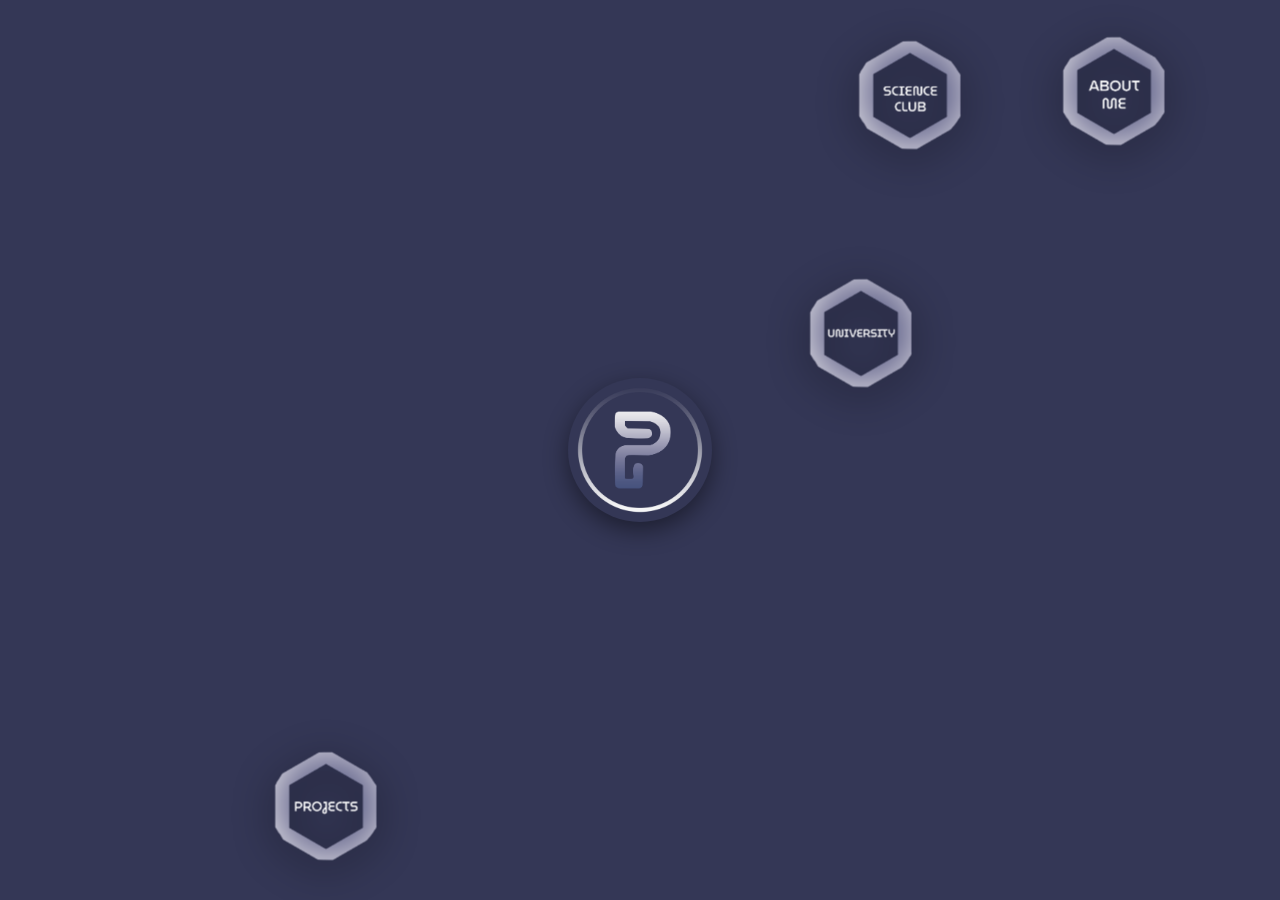
<file: index.html>
<!doctype html>
<html lang="pl">
<head>
  <meta charset="utf-8" />
  <meta name="viewport" content="width=device-width,initial-scale=1" />
  <title>WOJCIECHPOJASEK</title>
  <link rel="stylesheet" href="main.css">
<link rel="icon" type="image/png" href="favicon/favicon-96x96.png" sizes="96x96" />
<link rel="icon" type="image/svg+xml" href="favicon/favicon.svg" />
<link rel="shortcut icon" href="favicon/favicon.ico" />
<link rel="apple-touch-icon" sizes="180x180" href="favicon/apple-touch-icon.png" />
<meta name="apple-mobile-web-app-title" content="PojasekW" />
<link rel="manifest" href="favicon/site.webmanifest" />

</head>
<body>
  <main class="stage" id="stage">
    <img src="logo2.png" alt="logo" class="logo" id="logo">

    <a href="aboutme.html"      class="hex-link" aria-label="About me"><img src="hexaboutme.png"      alt="about"      class="hex-img"></a>
    <a href="projects.html"     class="hex-link" aria-label="Projects"><img src="hexprojects.png"     alt="projects"   class="hex-img"></a>
    <a href="scienceclub.html"  class="hex-link" aria-label="Science club"><img src="hexscienceclub.png"  alt="science club" class="hex-img"></a>
    <a href="university.html"   class="hex-link" aria-label="University"><img src="hexuniversity.png"   alt="university"  class="hex-img"></a>
  </main>

  <script>
  (function () {
    const stage = document.getElementById('stage');
    const logo = document.getElementById('logo');
    const links = Array.from(document.querySelectorAll('.hex-link'));
    const GAP_FROM_LOGO = 16;      // px gap between logo and hex
    const GAP_BETWEEN_HEX = 12;    // px gap between hexes
    const MAX_ATTEMPTS = 250;

    function imagesReady() {
      const imgs = Array.from(document.images);
      return Promise.all(imgs.map(img => img.complete ? Promise.resolve() : new Promise(r => { img.onload = img.onerror = r; })));
    }

    function getCenter(rect) {
      return { x: rect.left + rect.width / 2, y: rect.top + rect.height / 2 };
    }

    function placeHexes() {
      const stageRect = stage.getBoundingClientRect();
      const cx = stageRect.left + stageRect.width / 2;
      const cy = stageRect.top + stageRect.height / 2;
      const logoRect = logo.getBoundingClientRect();
      const logoRadius = Math.max(logoRect.width, logoRect.height) / 2;

      const placed = [];

      links.forEach(link => {
        const img = link.querySelector('img');
        const imgRect = img.getBoundingClientRect();
        // determine radius for collision checks
        const hexRadius = Math.max(imgRect.width, imgRect.height) / 2 || 36;

        let px, py, attempts = 0, ok = false;

        while (attempts < MAX_ATTEMPTS && !ok) {
          attempts++;
          // random position inside stage (with small padding)
          const padding = Math.max(12, hexRadius + 6);
          const minX = stageRect.left + padding;
          const maxX = stageRect.right - padding;
          const minY = stageRect.top + padding;
          const maxY = stageRect.bottom - padding;

          px = Math.floor(Math.random() * (maxX - minX)) + minX;
          py = Math.floor(Math.random() * (maxY - minY)) + minY;

          // distance from logo center
          const dx = px - cx;
          const dy = py - cy;
          const dist = Math.hypot(dx, dy);

          if (dist < logoRadius + hexRadius + GAP_FROM_LOGO) {
            // too close to logo -> reject
            continue;
          }

          // ensure not placed substantially below logo (optional: keep most hexes above/beside)
          // (this line can be removed if you want fully random)
          if (py > cy + logoRect.height * 0.6) {
            // allow some, but avoid placing directly under logo most of the time
            if (Math.random() > 0.35) continue;
          }

          // check overlap with other placed hexes
          let overlap = false;
          for (const p of placed) {
            const d = Math.hypot(px - p.x, py - p.y);
            if (d < (hexRadius + p.radius + GAP_BETWEEN_HEX)) {
              overlap = true;
              break;
            }
          }
          if (overlap) continue;

          ok = true;
        }

        // fallback: if failed to find non-overlapping spot, place on a circle around logo
        if (!ok) {
          const angle = Math.random() * Math.PI * 2;
          const fallbackR = logoRadius + hexRadius + GAP_FROM_LOGO + 24;
          px = cx + Math.cos(angle) * fallbackR;
          py = cy + Math.sin(angle) * fallbackR;
          // clamp inside stage
          px = Math.max(stageRect.left + hexRadius + 8, Math.min(stageRect.right - hexRadius - 8, px));
          py = Math.max(stageRect.top + hexRadius + 8, Math.min(stageRect.bottom - hexRadius - 8, py));
        }

        // convert to percentages relative to stage (keeps layout responsive on resize)
        const leftPct = ((px - stageRect.left) / stageRect.width) * 100;
        const topPct  = ((py - stageRect.top) / stageRect.height) * 100;

        link.style.left = leftPct + '%';
        link.style.top  = topPct  + '%';

        // store placed center (in px, page coordinates) and radius for future collision checks
        placed.push({ x: px, y: py, radius: hexRadius });
      });
    }

    // debounce resize
    let resizeTimer;
    function onResize() {
      clearTimeout(resizeTimer);
      resizeTimer = setTimeout(placeHexes, 80);
    }

    imagesReady().then(() => {
      placeHexes();
      window.addEventListener('resize', onResize);
      // randomize again on each load (if user refreshes) - already done by placeHexes on load
    });
  })();
  </script>

<script>
document.addEventListener("DOMContentLoaded", () => {
    const slides = document.querySelectorAll('.slideshow img');
    let slideIndex = 0;

    function showSlides() {
        slides.forEach(img => img.classList.remove('active'));
        slideIndex = (slideIndex + 1) % slides.length;
        slides[slideIndex].classList.add('active');
    }

    if (slides.length > 0) {
        slides[0].classList.add('active'); // pokaż pierwsze zdjęcie od razu
        setInterval(showSlides, 3500); // płynne przejścia co 3.5 s
    }
});
</script>




</body>

</html>
</file>
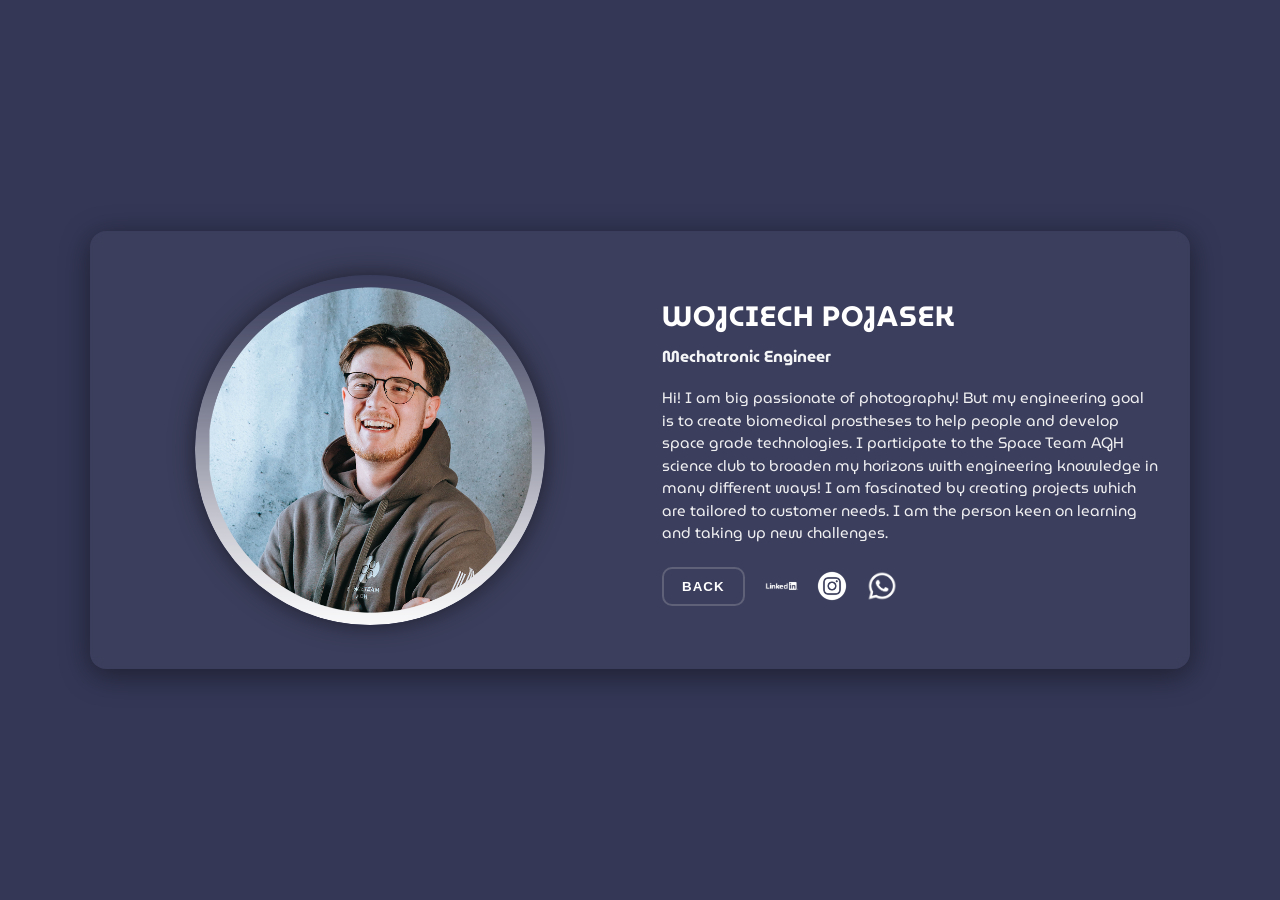
<file: aboutme.html>
<!doctype html>
<html lang="pl">
<head>
  <meta charset="utf-8" />
  <meta name="viewport" content="width=device-width,initial-scale=1" />
  <title>ABOUT ME</title>
  <link rel="stylesheet" href="main3.css">
  <link href="https://fonts.googleapis.com/css2?family=MuseoModerno:wght@400;700&display=swap" rel="stylesheet">
  <link rel="icon" type="image/png" href="favicon/favicon-96x96.png" sizes="96x96" />
<link rel="icon" type="image/svg+xml" href="favicon/favicon.svg" />
<link rel="shortcut icon" href="favicon/favicon.ico" />
<link rel="apple-touch-icon" sizes="180x180" href="favicon/apple-touch-icon.png" />
<meta name="apple-mobile-web-app-title" content="PojasekW" />
<link rel="manifest" href="favicon/site.webmanifest" />
</head>
<body>
  <main class="container">
    <section class="card">
      <figure class="photo">
        <img src="me.png" alt="Wojciech Pojasek" />
      </figure>
      <article class="about">
        <h1 class="name">WOJCIECH POJASEK</h1>
        <h2 class="title">Mechatronic Engineer</h2>
        <p class="bio">
          Hi! I am big passionate of photography! But my engineering goal is to create biomedical prostheses to help people and develop space grade technologies. I participate to the Space Team AGH science club to broaden my horizons with engineering knowledge in many different ways! I am fascinated by creating projects which are tailored to customer needs. I am the person keen on learning and taking up new challenges.
        </p>
        <div class="actions">
          <button id="backBtn" class="btn">BACK</button>

          <div class="socials">
            <a href="https://www.linkedin.com/in/wojciech-pojasek-997256349/" target="_blank" class="icon-link">
              <img src="PROJECTS/linkedinlogo.png" alt="LinkedIn" class="icon">
            </a>
            <a href="https://www.instagram.com/_pojasek_/" target="_blank" class="icon-link">
              <img src="instagramlogo2.png" alt="Instagram" class="icon">
            </a>
            <a href="https://api.whatsapp.com/send?phone=48609966883" target="_blank" class="icon-link">
                <img src="whatsapplogo.png" alt="Website" class="icon">
             </a>
          </div>
        </div>
      </article>
    </section>
  </main>

  <script>
    const backBtn = document.getElementById('backBtn');
    backBtn.addEventListener('click', () => {
      if (history.length > 1) history.back();
      else window.location.href = '#';
    });
  </script>
</body>
</html>
</file>
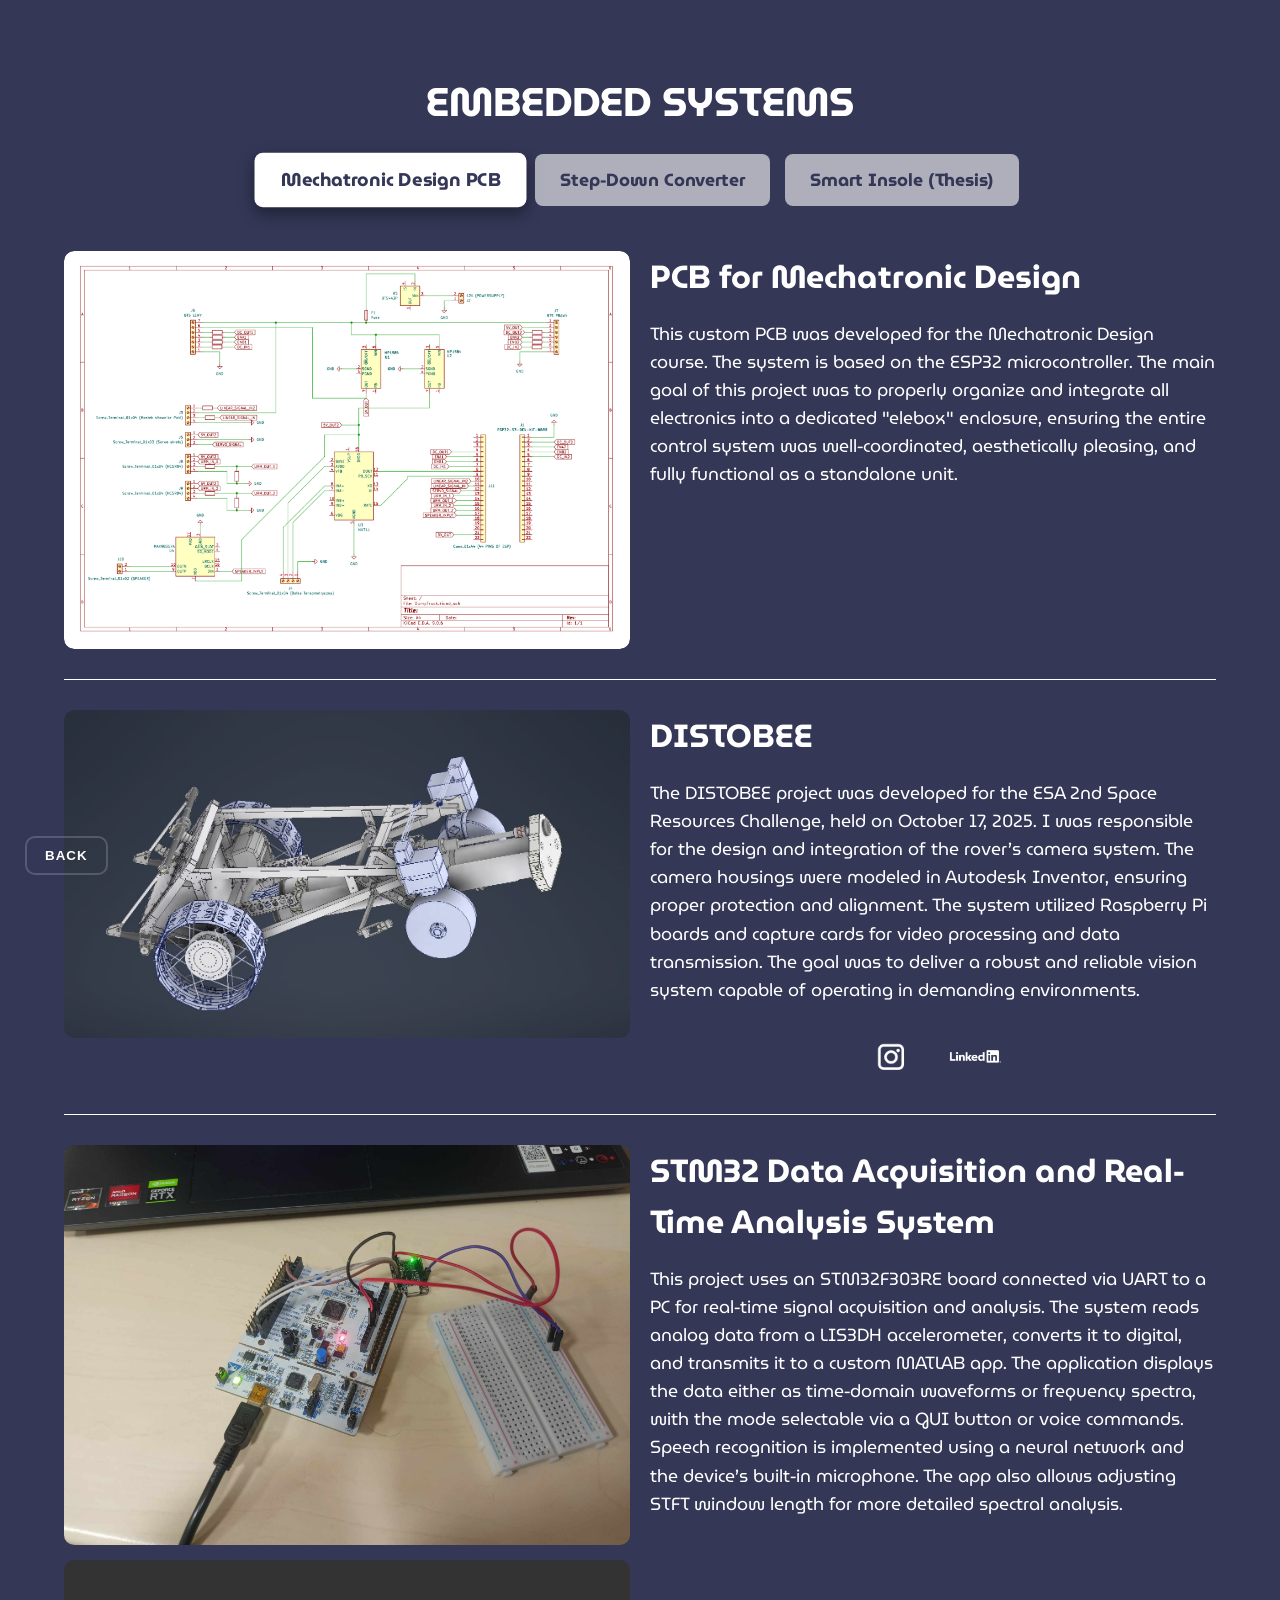
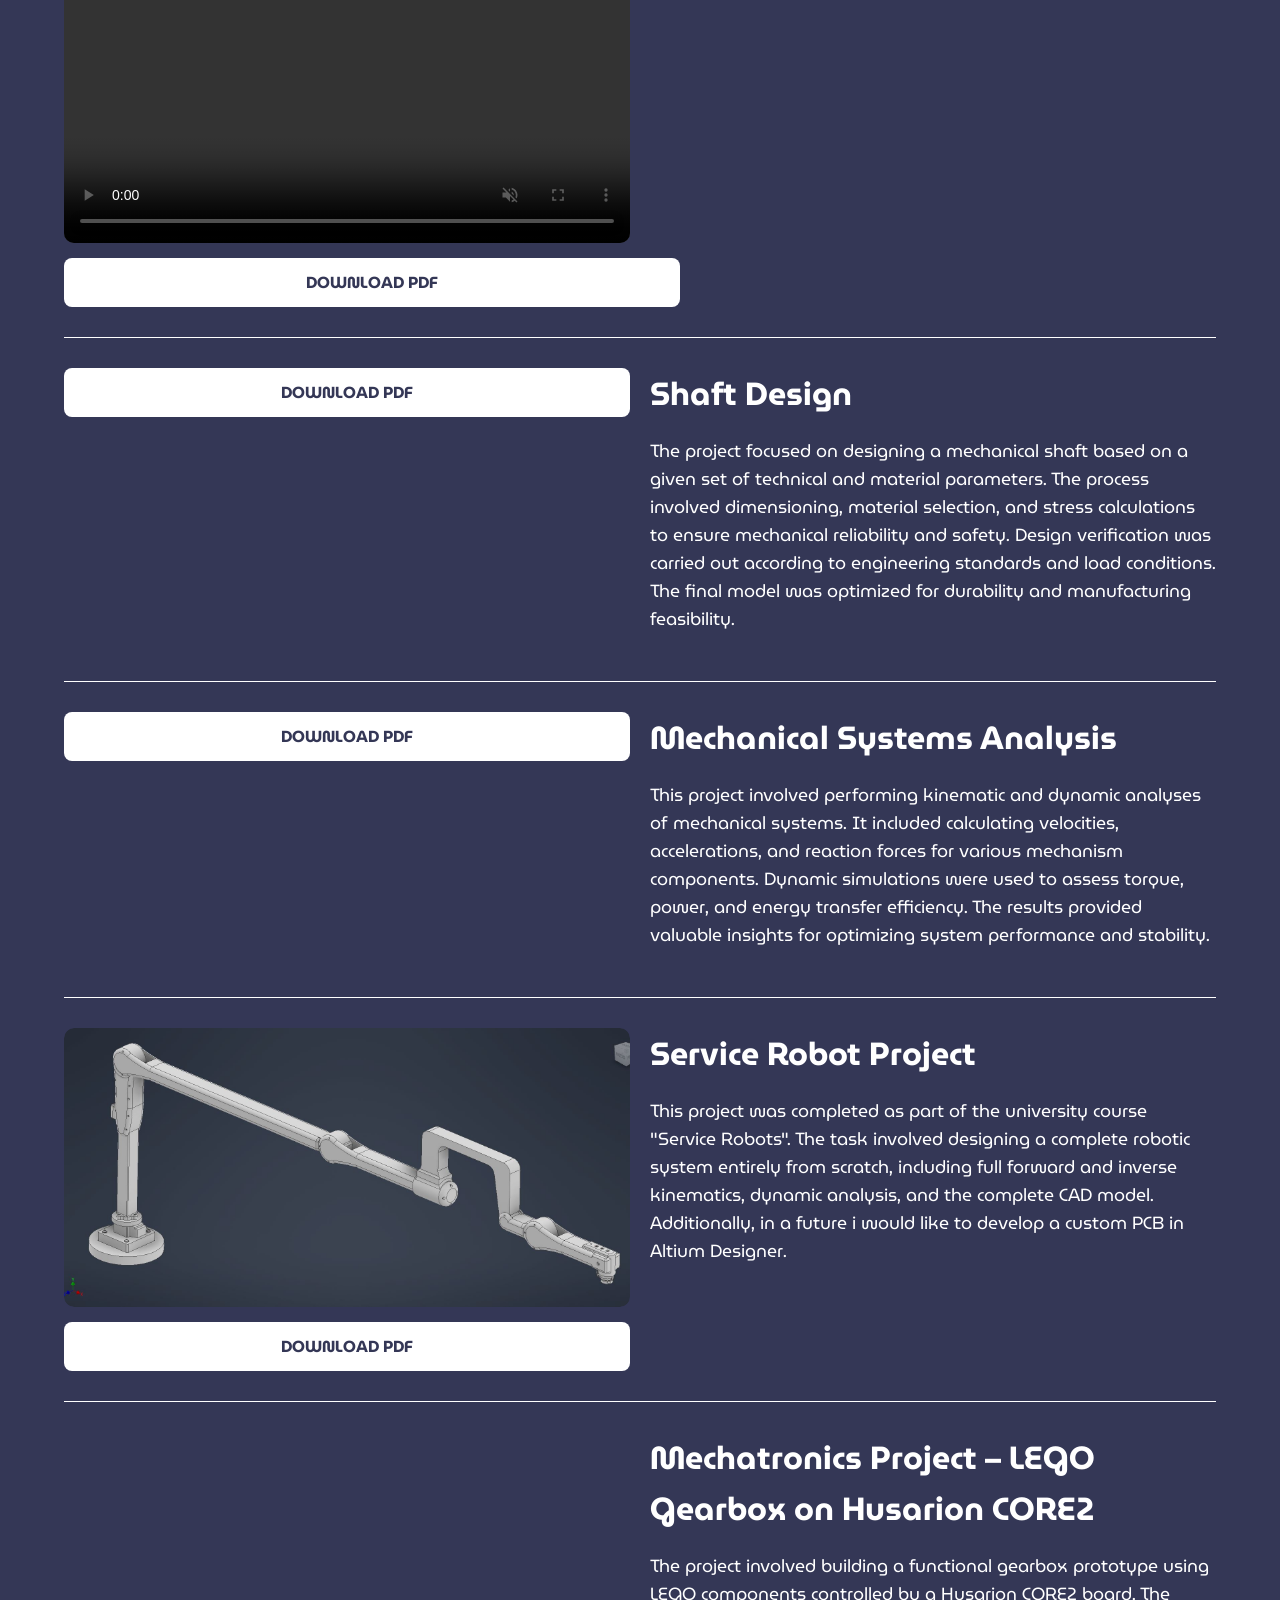
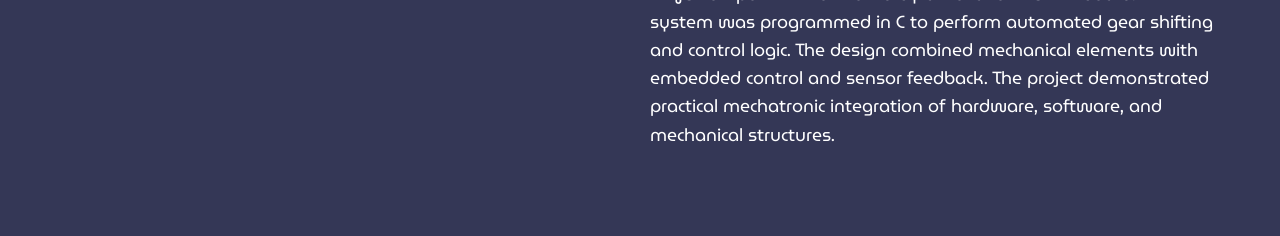
<file: projects.html>
<!DOCTYPE html>
<html lang="en">
<head>
    <meta charset="UTF-8">
    <title>MY PROJECTS</title>
    <link rel="stylesheet" href="main2.css">
    <link href="https://fonts.googleapis.com/css2?family=MuseoModerno&display=swap" rel="stylesheet">
    <link rel="icon" type="image/png" href="favicon/favicon-96x96.png" sizes="96x96" />
    <link rel="icon" type="image/svg+xml" href="favicon/favicon.svg" />
    <link rel="shortcut icon" href="favicon/favicon.ico" />
    <link rel="apple-touch-icon" sizes="180x180" href="favicon/apple-touch-icon.png" />
    <meta name="apple-mobile-web-app-title" content="PojasekW" />
    <link rel="manifest" href="favicon/site.webmanifest" />
</head>
<body>
    <div class="project-container">

        <div class="project" style="flex-direction: column;">
            
            <div style="text-align: center; margin-bottom: 25px; width: 100%;">
                <h2 style="font-size: 2.5em; margin-top: 0; margin-bottom: 20px;">EMBEDDED SYSTEMS</h2>
                <div class="embedded-tabs">
                    <button class="tab-btn active" onclick="showEmbedded(1)">Mechatronic Design PCB</button>
                    <button class="tab-btn" onclick="showEmbedded(2)">Step-Down Converter</button>
                    <button class="tab-btn" onclick="showEmbedded(3)">Smart Insole (Thesis)</button>
                </div>
            </div>

            <div class="embedded-content" id="emb-1" style="display: flex;">
                <div class="media">
                    <div class="slideshow">
                        <img src="PROJECTS/schemDT.png" alt="Schematic">
                        <img src="PROJECTS/footrpintDT.png" alt="Footprints">
                        <img src="PROJECTS/3DDT.png" alt="3D Model">
                    </div>
                </div>
                <div class="description">
                    <h2>PCB for Mechatronic Design</h2>
                    <p>This custom PCB was developed for the Mechatronic Design course. The system is based on the ESP32 microcontroller. The main goal of this project was to properly organize and integrate all electronics into a dedicated "elebox" enclosure, ensuring the entire control system was well-coordinated, aesthetically pleasing, and fully functional as a standalone unit.</p>
                </div>
            </div>

            <div class="embedded-content" id="emb-2" style="display: none;">
                <div class="media">
                    <div class="slideshow">
                        <img src="PROJECTS/schemvolt.png" alt="Schematic">
                        <img src="PROJECTS/footprint.png" alt="Footprints">
                        <img src="PROJECTS/3Dvolt.png" alt="3D Model">
                    </div>
                </div>
                <div class="description">
                    <h2>Step-Down Converter</h2>
                    <p>This step-down converter was designed specifically for scientific and research applications. The design focuses on maximizing power conversion efficiency while minimizing thermal losses and electromagnetic interference (EMI). Careful component selection and optimized PCB routing allow for stable voltage regulation under varying load conditions, providing reliable and clean power delivery necessary for sensitive laboratory measurement equipment.</p>
                </div>
            </div>

            <div class="embedded-content" id="emb-3" style="display: none;">
                <div class="media stay-tuned-box">
                    <h2>STAY TUNED</h2>
                </div>
                <div class="description">
                    <h2>Engineering Thesis: Smart Insole</h2>
                    <p>My upcoming engineering thesis focuses on the development of an intelligent insole for running shoes. The project aims to integrate a matrix of sensors to analyze foot strike patterns, biomechanics, and dynamic pressure distribution in real-time. The system will bridge the gap between embedded hardware and biomechanical data processing. Currently in the research and design phase.</p>
                </div>
            </div>

        </div>

        <div class="project">
            <div class="media">
                <div class="slideshow">
                    <img src="PROJECTS/distobee1.JPG" alt="DISTOBEE 1">
                    <img src="PROJECTS/distobee2.JPG" alt="DISTOBEE 2">
                    <img src="PROJECTS/distobee3.JPG" alt="DISTOBEE 3">
                    <img src="PROJECTS/distobee4.JPG" alt="DISTOBEE 4">
                    <img src="PROJECTS/distobee5.JPG" alt="DISTOBEE 5">
                    <img src="PROJECTS/distobee6.JPG" alt="DISTOBEE 6">
                </div>
            </div>
            <div class="description">
                <h2>DISTOBEE</h2>
                <p>The DISTOBEE project was developed for the ESA 2nd Space Resources Challenge, held on October 17, 2025. I was responsible for the design and integration of the rover’s camera system. The camera housings were modeled in Autodesk Inventor, ensuring proper protection and alignment. The system utilized Raspberry Pi boards and capture cards for video processing and data transmission. The goal was to deliver a robust and reliable vision system capable of operating in demanding environments.</p>
                <div class="social-icons">
                    <a href="https://www.instagram.com/distobee/" target="_blank">
                        <img src="PROJECTS/instagramlogo.png" alt="Instagram">
                    </a>
                    <a href="https://www.linkedin.com/company/distobee/" target="_blank">
                        <img src="PROJECTS/linkedinlogo.png" alt="LinkedIn">
                    </a>
                </div>
            </div>
        </div>

        <div class="project">
            <div class="media">
                <img src="PROJECTS/stm1.jpg" alt="STM32 Project">
                <video src="PROJECTS/stm2.mp4" controls muted></video>
                <a class="pdf-button" href="PROJECTS/stm3.pdf" download>DOWNLOAD PDF</a>
            </div>
            <div class="description">
                <h2>STM32 Data Acquisition and Real-Time Analysis System</h2>
                <p>This project uses an STM32F303RE board connected via UART to a PC for real-time signal acquisition and analysis. The system reads analog data from a LIS3DH accelerometer, converts it to digital, and transmits it to a custom MATLAB app. The application displays the data either as time-domain waveforms or frequency spectra, with the mode selectable via a GUI button or voice commands. Speech recognition is implemented using a neural network and the device’s built-in microphone. The app also allows adjusting STFT window length for more detailed spectral analysis.</p>
            </div>
        </div>

        <div class="project">
            <div class="media">
                <a class="pdf-button" href="PROJECTS/pdf2.pdf" download>DOWNLOAD PDF</a>
            </div>
            <div class="description">
                <h2>Shaft Design</h2>
                <p>The project focused on designing a mechanical shaft based on a given set of technical and material parameters. The process involved dimensioning, material selection, and stress calculations to ensure mechanical reliability and safety. Design verification was carried out according to engineering standards and load conditions. The final model was optimized for durability and manufacturing feasibility.</p>
            </div>
        </div>

        <div class="project">
            <div class="media">
                <a class="pdf-button" href="PROJECTS/pdf1.pdf" download>DOWNLOAD PDF</a>
            </div>
            <div class="description">
                <h2>Mechanical Systems Analysis</h2>
                <p>This project involved performing kinematic and dynamic analyses of mechanical systems. It included calculating velocities, accelerations, and reaction forces for various mechanism components. Dynamic simulations were used to assess torque, power, and energy transfer efficiency. The results provided valuable insights for optimizing system performance and stability.</p>
            </div>
        </div>

        <div class="project">
            <div class="media">
                <div class="slideshow">
                    <img src="PROJECTS/robot1.JPG" alt="Service Robot 1">
                    <img src="PROJECTS/robot2.JPG" alt="Service Robot 2">
                 </div>
                 <a class="pdf-button" onclick="alert('The report is still in progress, because this is a subject from actual semester.')">DOWNLOAD PDF</a>
            </div>
            <div class="description">
                <h2>Service Robot Project</h2>
                <p>
                    This project was completed as part of the university course "Service Robots". 
                    The task involved designing a complete robotic system entirely from scratch, including 
                    full forward and inverse kinematics, dynamic analysis, and the complete CAD model. 
                    Additionally, in a future i would like to develop a custom PCB in Altium Designer. 
                </p>
            </div>
        </div>

        <div class="project" style="border-bottom: none;">
            <div class="media">
                <video src="PROJECTS/mechproject.mp4" autoplay muted loop></video>
            </div>
            <div class="description">
                <h2>Mechatronics Project – LEGO Gearbox on Husarion CORE2</h2>
                <p>The project involved building a functional gearbox prototype using LEGO components controlled by a Husarion CORE2 board. The system was programmed in C to perform automated gear shifting and control logic. The design combined mechanical elements with embedded control and sensor feedback. The project demonstrated practical mechatronic integration of hardware, software, and mechanical structures.</p>
            </div>
        </div>

    </div>

    <button id="backBtn" class="btn" onclick="history.back()">BACK</button>

    <script>
        // Skrypt do niezależnych sliderów Z MANUALNYM PRZEŁĄCZANIEM
        document.addEventListener('DOMContentLoaded', () => {
            const containers = document.querySelectorAll('.slideshow');

            containers.forEach(container => {
                const imgs = Array.from(container.querySelectorAll('img'));
                if (imgs.length <= 1) {
                    if (imgs.length === 1) imgs[0].style.display = 'block';
                    return; // Jeśli jest tylko 1 zdjęcie lub brak, nie dodajemy strzałek i logiki
                }

                let i = 0;
                let interval;

                // Dynamiczne tworzenie strzałek
                const prevBtn = document.createElement('div');
                prevBtn.className = 'slide-nav prev';
                prevBtn.innerHTML = '&#10094;';

                const nextBtn = document.createElement('div');
                nextBtn.className = 'slide-nav next';
                nextBtn.innerHTML = '&#10095;';

                container.appendChild(prevBtn);
                container.appendChild(nextBtn);

                // Inicjalizacja pierwszego zdjęcia
                imgs.forEach((img, idx) => img.style.display = idx === 0 ? 'block' : 'none');

                // Funkcja zmiany zdjęcia
                function switchSlide(nextIndex) {
                    imgs[i].style.display = 'none';
                    i = nextIndex;
                    if (i >= imgs.length) i = 0;
                    if (i < 0) i = imgs.length - 1;
                    imgs[i].style.display = 'block';
                }

                // Funkcja startu automatycznego timera
                function startInterval() {
                    interval = setInterval(() => {
                        switchSlide(i + 1);
                    }, 3500); // co 3.5s
                }

                // Resetowanie timera po manualnym kliknięciu
                function resetInterval() {
                    clearInterval(interval);
                    startInterval();
                }

                // Nasłuchiwanie kliknięć
                prevBtn.addEventListener('click', () => {
                    switchSlide(i - 1);
                    resetInterval();
                });

                nextBtn.addEventListener('click', () => {
                    switchSlide(i + 1);
                    resetInterval();
                });

                // Start automatycznego przewijania
                startInterval();
            });
        });

        // Skrypt do zakładek Embedded
        function showEmbedded(tabIndex) {
            document.querySelectorAll('.embedded-content').forEach(content => {
                content.style.display = 'none';
            });
            
            document.querySelectorAll('.tab-btn').forEach(btn => {
                btn.classList.remove('active');
            });
            
            const selectedContent = document.getElementById('emb-' + tabIndex);
            selectedContent.style.display = window.innerWidth > 900 ? 'flex' : 'block';
            document.querySelectorAll('.tab-btn')[tabIndex - 1].classList.add('active');
        }
    </script>
</body>
</html>
</file>
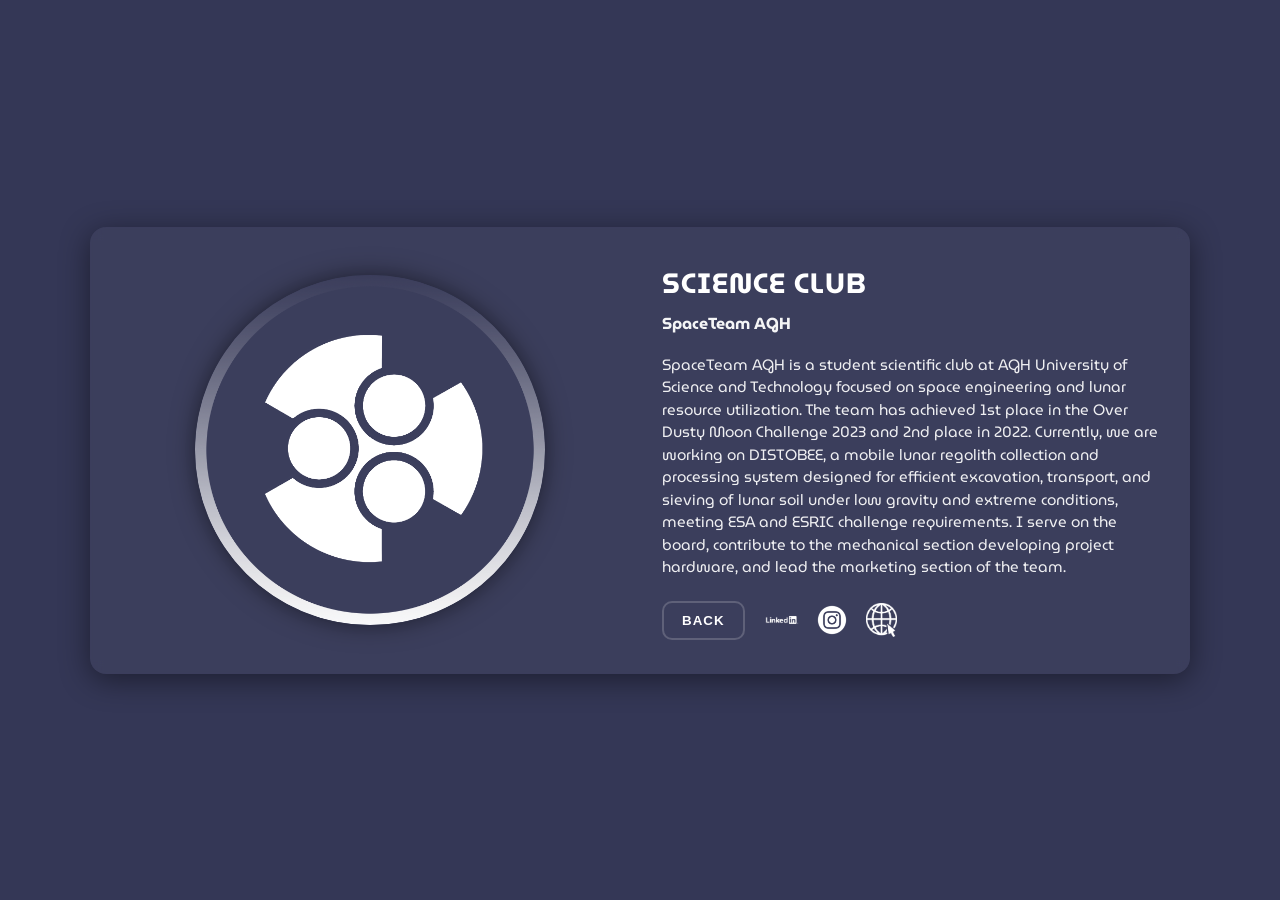
<file: scienceclub.html>
<!doctype html>
<html lang="pl">
<head>
  <meta charset="utf-8" />
  <meta name="viewport" content="width=device-width,initial-scale=1" />
  <title>SCIENCECLUB</title>
  <link rel="stylesheet" href="main3.css">
  <link href="https://fonts.googleapis.com/css2?family=MuseoModerno:wght@400;700&display=swap" rel="stylesheet">
  <link rel="icon" type="image/png" href="favicon/favicon-96x96.png" sizes="96x96" />
<link rel="icon" type="image/svg+xml" href="favicon/favicon.svg" />
<link rel="shortcut icon" href="favicon/favicon.ico" />
<link rel="apple-touch-icon" sizes="180x180" href="favicon/apple-touch-icon.png" />
<meta name="apple-mobile-web-app-title" content="PojasekW" />
<link rel="manifest" href="favicon/site.webmanifest" />
</head>
<body>
  <main class="container">
    <section class="card">
      <figure class="photo">
        <img src="SCIENCECLUB/stlogo.png" alt="Wojciech Pojasek" />
      </figure>
      <article class="about">
        <h1 class="name">SCIENCE CLUB</h1>
        <h2 class="title">SpaceTeam AGH</h2>
        <p class="bio">
          SpaceTeam AGH is a student scientific club at AGH University of Science and Technology focused on space engineering and lunar resource utilization. The team has achieved 1st place in the Over Dusty Moon Challenge 2023 and 2nd place in 2022. Currently, we are working on DISTOBEE, a mobile lunar regolith collection and processing system designed for efficient excavation, transport, and sieving of lunar soil under low gravity and extreme conditions, meeting ESA and ESRIC challenge requirements. I serve on the board, contribute to the mechanical section developing project hardware, and lead the marketing section of the team.
        </p>
        <div class="actions">
          <button id="backBtn" class="btn">BACK</button>

         <div class="socials">
  <a href="https://www.linkedin.com/company/spaceteam-agh/" target="_blank" class="icon-link">
    <img src="PROJECTS/linkedinlogo.png" alt="LinkedIn" class="icon">
  </a>
  <a href="https://www.instagram.com/spaceteam.agh/" target="_blank" class="icon-link">
    <img src="instagramlogo2.png" alt="Instagram" class="icon">
  </a>
  <a href="https://spaceteam.agh.edu.pl/index.html" target="_blank" class="icon-link">
    <img src="websitelogo.png" alt="Website" class="icon">
  </a>
</div>
        </div>
      </article>
    </section>
  </main>

  <script>
    const backBtn = document.getElementById('backBtn');
    backBtn.addEventListener('click', () => {
      if (history.length > 1) history.back();
      else window.location.href = '#';
    });
  </script>
</body>
</html>
</file>
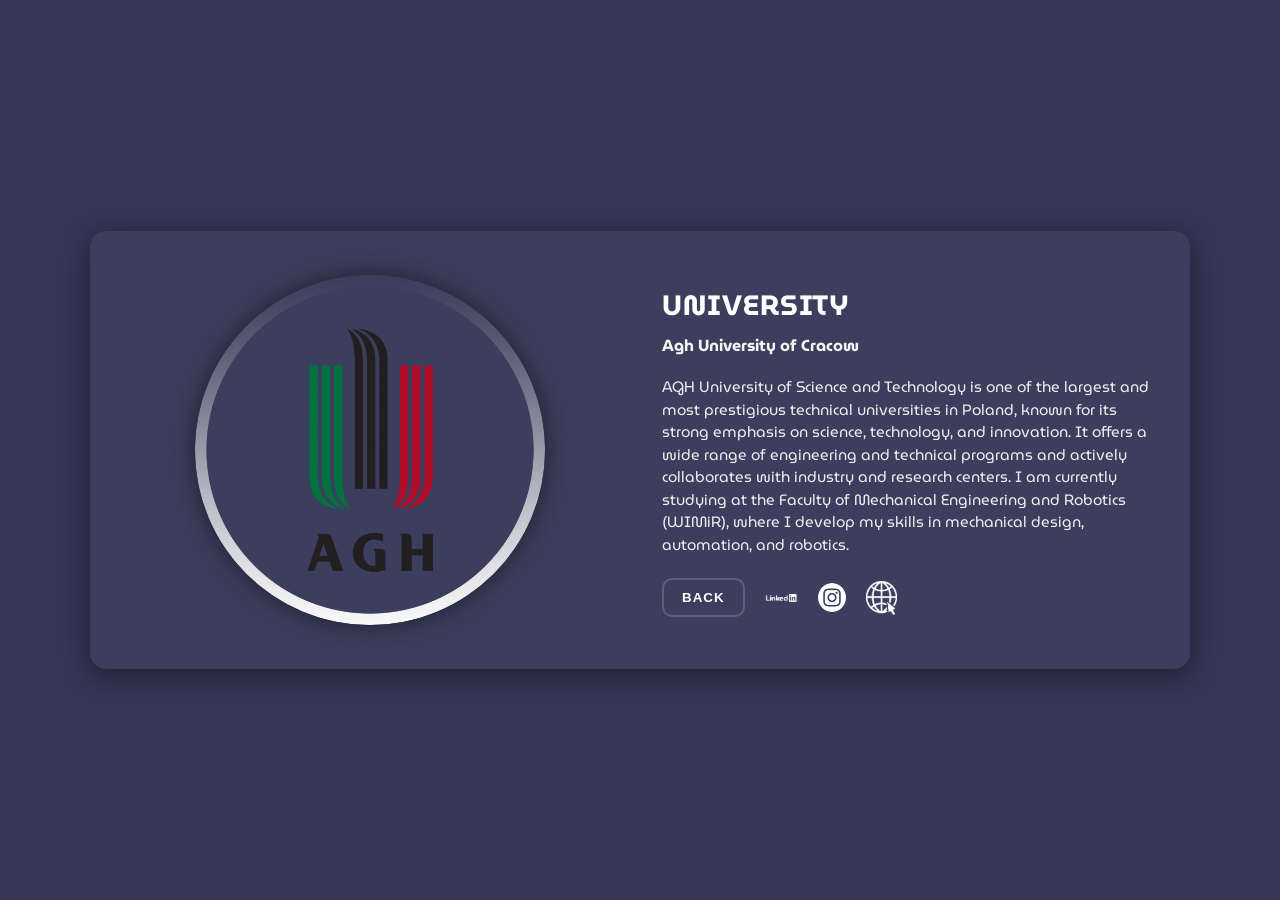
<file: university.html>
<!doctype html>
<html lang="pl">
<head>
  <meta charset="utf-8" />
  <meta name="viewport" content="width=device-width,initial-scale=1" />
  <title>UNIVERSITY</title>
  <link rel="stylesheet" href="main3.css">
  <link href="https://fonts.googleapis.com/css2?family=MuseoModerno:wght@400;700&display=swap" rel="stylesheet">
  <link rel="icon" type="image/png" href="favicon/favicon-96x96.png" sizes="96x96" />
<link rel="icon" type="image/svg+xml" href="favicon/favicon.svg" />
<link rel="shortcut icon" href="favicon/favicon.ico" />
<link rel="apple-touch-icon" sizes="180x180" href="favicon/apple-touch-icon.png" />
<meta name="apple-mobile-web-app-title" content="PojasekW" />
<link rel="manifest" href="favicon/site.webmanifest" />
</head>
<body>
  <main class="container">
    <section class="card">
      <figure class="photo">
        <img src="UNIVERSITY/aghlogo.png" alt="Wojciech Pojasek" />
      </figure>
      <article class="about">
        <h1 class="name">UNIVERSITY</h1>
        <h2 class="title">Agh University of Cracow</h2>
        <p class="bio">
          AGH University of Science and Technology is one of the largest and most prestigious technical universities in Poland, known for its strong emphasis on science, technology, and innovation. It offers a wide range of engineering and technical programs and actively collaborates with industry and research centers. I am currently studying at the Faculty of Mechanical Engineering and Robotics (WIMiR), where I develop my skills in mechanical design, automation, and robotics.
        </p>
        <div class="actions">
          <button id="backBtn" class="btn">BACK</button>

         <div class="socials">
  <a href="https://www.linkedin.com/school/agh-university-of-krakow/posts/?feedView=all" target="_blank" class="icon-link">
    <img src="PROJECTS/linkedinlogo.png" alt="LinkedIn" class="icon">
  </a>
  <a href="https://www.instagram.com/agh.krakow/" target="_blank" class="icon-link">
    <img src="instagramlogo2.png" alt="Instagram" class="icon">
  </a>
  <a href="https://www.agh.edu.pl/" target="_blank" class="icon-link">
    <img src="websitelogo.png" alt="Website" class="icon">
  </a>
</div>
        </div>
      </article>
    </section>
  </main>

  <script>
    const backBtn = document.getElementById('backBtn');
    backBtn.addEventListener('click', () => {
      if (history.length > 1) history.back();
      else window.location.href = '#';
    });
  </script>
</body>
</html>
</file>
<file: main.css>
:root{
  --bg: #343756;
  --logo-min: 90px;
  --logo-max: 270px;
  --hex-size: clamp(70px, 9.3vw, 175px);
  --transition: 260ms;
}

/* reset */
* {
  box-sizing: border-box;
}
html, body {
  height: 100%;
  margin: 0;
  padding: 0;
}

/* background and no scroll */
body {
  background: var(--bg);
  -webkit-font-smoothing: antialiased;
  -moz-osx-font-smoothing: grayscale;
  overflow: hidden;
  font-family: system-ui, -apple-system, "Segoe UI", Roboto, Arial, sans-serif;
}

/* center stage */
.stage {
  height: 100vh;
  width: 100%;
  display: flex;
  align-items: center;
  justify-content: center;
  position: relative;
  overflow: hidden;
}

/* centered logo */
.logo {
  width: clamp(var(--logo-min), 11.25vw, var(--logo-max));
  height: auto;
  border-radius: 50%;
  object-fit: cover;
  -webkit-user-drag: none;
  user-select: none;
  z-index: 30;
  box-shadow: 0 8px 24px rgba(0,0,0,0.45);
  pointer-events: none;
}

/* hex links: positioned absolutely by JS, centered at left/top */
.hex-link {
  position: absolute;
  left: 50%;
  top: 50%;
  transform: translate(-50%, -50%);
  z-index: 20;
  display: block;
  text-decoration: none;
  -webkit-tap-highlight-color: transparent;
}

/* hex images sizing and hover animation */
.hex-img {
  display: block;
  width: var(--hex-size);
  height: auto;
  transition: transform var(--transition) cubic-bezier(.2,.9,.3,1), box-shadow var(--transition);
  transform-origin: 50% 50%;
  will-change: transform;
  cursor: pointer;
  user-select: none;
  filter: drop-shadow(0 8px 20px rgba(0,0,0,0.45));
  animation: floaty 6s ease-in-out infinite;
}

/* hover & focus effects */
.hex-link:hover .hex-img,
.hex-link:focus .hex-img {
  transform: translateY(-6%) scale(1.25);
  filter:
    drop-shadow(0 0 8px rgba(255,255,255,0.25))
    drop-shadow(0 12px 30px rgba(0,0,0,0.55));
  transition-duration: 220ms;
}

/* gentle floating animation (purely decorative) */
@keyframes floaty {
  0%   { transform: translateY(0); }
  50%  { transform: translateY(-6%); }
  100% { transform: translateY(0); }
}

/* slight variation per item */
.hex-link:nth-of-type(1) .hex-img { animation-duration: 6.2s; }
.hex-link:nth-of-type(2) .hex-img { animation-duration: 5.8s; }
.hex-link:nth-of-type(3) .hex-img { animation-duration: 6.6s; }
.hex-link:nth-of-type(4) .hex-img { animation-duration: 5.4s; }

/* accessibility focus outline */
.hex-link:focus {
  outline: 3px solid rgba(255,255,255,0.06);
  border-radius: 8px;
}

/* responsive tweaks */
@media (max-width: 800px) {
  :root { --hex-size: clamp(44px, 16vw, 96px); }
  .logo { width: clamp(68px, 22.5vw, 180px); }
}
</file>
<file: main3.css>
@import url('https://fonts.googleapis.com/css2?family=MuseoModerno:wght@400;700&display=swap');

:root {
  --bg: #343756;
  --card-bg: rgba(255, 255, 255, 0.04);
  --accent: #ffffff;
}

* {
  box-sizing: border-box;
}

html, body {
  height: 100%;
  margin: 0;
  font-family: 'MuseoModerno', system-ui, -apple-system, 'Segoe UI', Roboto, 'Helvetica Neue', Arial;
}

body {
  background: var(--bg);
  color: var(--accent);
  display: flex;
  align-items: center;
  justify-content: center;
  padding: 24px;
}

.container {
  width: 100%;
  max-width: 1100px;
}

.card {
  display: grid;
  grid-template-columns: 1fr 1fr;
  gap: 36px;
  align-items: center;
  background: var(--card-bg);
  padding: 28px;
  border-radius: 16px;
  box-shadow: 0 6px 30px rgba(0, 0, 0, 0.45);
  backdrop-filter: blur(6px);
  animation: fadeInUp 0.9s ease both;
}

.photo {
  display: flex;
  align-items: center;
  justify-content: center;
}

.photo img {
  width: 100%;
  max-width: 350px;
  border-radius: 50%;
  object-fit: cover;
  background: transparent;
  box-shadow: 0 0 25px rgba(0, 0, 0, 0.5);
  transition: transform 0.4s ease, box-shadow 0.4s ease;
  animation: float 6s ease-in-out infinite;
}

.photo img:hover {
  transform: scale(1.05);
  box-shadow: 0 0 35px rgba(255, 255, 255, 0.3);
}

.about {
  padding: 6px 4px;
}

.name {
  font-size: 28px;
  margin: 0 0 6px 0;
  letter-spacing: 1px;
}

.title {
  font-size: 16px;
  margin: 0 0 18px 0;
  opacity: 0.95;
}

.bio {
  font-size: 15px;
  line-height: 1.5;
  margin: 0 0 22px 0;
  color: rgba(255, 255, 255, 0.92);
}

.actions {
  display: flex;
  align-items: center;
  gap: 20px;
}

.btn {
  background: transparent;
  border: 2px solid rgba(255, 255, 255, 0.18);
  padding: 10px 18px;
  border-radius: 10px;
  color: var(--accent);
  cursor: pointer;
  font-weight: 700;
  letter-spacing: 1px;
  transition: all 0.28s cubic-bezier(.2, .9, .2, 1);
  position: relative;
  overflow: hidden;
}

.btn::after {
  content: '';
  position: absolute;
  inset: 0;
  background: rgba(255, 255, 255, 0.08);
  transform: translateY(110%);
  transition: transform 0.35s ease;
}

.btn:hover {
  transform: translateY(-4px);
  box-shadow: 0 10px 30px rgba(0, 0, 0, 0.45);
  border-color: rgba(255, 255, 255, 0.3);
}

.btn:hover::after {
  transform: translateY(0);
}

/* --- SOCIAL ICONS --- */
.socials {
  display: flex;
  align-items: center;
  gap: 16px;
}

.icon-link {
  display: inline-block;
  width: 34px;
  height: 34px;
  transition: transform 0.3s ease, filter 0.3s ease;
}

.icon {
  width: 100%;
  height: 100%;
  object-fit: contain;
  filter: brightness(0) invert(1);
  transition: filter 0.3s ease, transform 0.3s ease;
}

.icon-link:hover .icon {
  transform: scale(1.15);
  filter: drop-shadow(0 0 6px rgba(255, 255, 255, 0.6)) brightness(1.2);
}

/* --- RESPONSYWNOŚĆ --- */
@media (max-width: 800px) {
  .card {
    grid-template-columns: 1fr;
    gap: 18px;
    padding: 20px;
  }

  .photo img {
    max-width: 280px;
  }

  .name {
    font-size: 22px;
  }

  .bio {
    font-size: 15px;
  }

  .actions {
    justify-content: center;
  }
}

@media (max-width: 420px) {
  body {
    padding: 12px;
  }

  .card {
    padding: 16px;
    border-radius: 12px;
  }

  .photo img {
    max-width: 230px;
  }

  .name {
    font-size: 20px;
  }

  .bio {
    font-size: 14px;
  }

  .socials {
    gap: 12px;
  }

  .icon-link {
    width: 28px;
    height: 28px;
  }
}

/* --- ANIMACJE --- */
@keyframes fadeInUp {
  from {
    opacity: 0;
    transform: translateY(18px);
  }
  to {
    opacity: 1;
    transform: none;
  }
}

@keyframes float {
  0% { transform: translateY(-6px); }
  50% { transform: translateY(6px); }
  100% { transform: translateY(-6px); }
}

/* --- Ograniczenie animacji dla dostępności --- */
@media (prefers-reduced-motion: reduce) {
  .photo img, .card {
    animation: none;
    transition: none;
  }
}
</file>
<file: main2.css>
/* ---------------------- */
/* GLOBALNE STYLE STRONY */
/* ---------------------- */
body {
    font-family: 'MuseoModerno', cursive;
    background-color: #343756;
    color: #fff;
    margin: 0;
    padding: 0;
}

.project-container {
    width: 90%;
    max-width: 1200px;
    margin: 40px auto;
}

/* ---------------------- */
/* POJEDYNCZY PROJEKT */
/* ---------------------- */
.project {
    display: flex;
    flex-wrap: wrap;
    border-bottom: 1px solid #fff;
    padding: 30px 0;
    gap: 20px;
}

.media {
    flex: 1;
    display: flex;
    flex-direction: column;
    gap: 15px;
}

.description {
    flex: 1;
}

.description h2 {
    margin-top: 0;
    margin-bottom: 15px;
    font-size: 2em;
    color: #fff;
}

.description p {
    font-size: 1.1em;
    line-height: 1.6;
}

/* ---------------------- */
/* OBRAZY / SLIDESHOW */
/* ---------------------- */
.slideshow {
    position: relative;
    width: 100%;
    border-radius: 10px;
    overflow: hidden;
}

.slideshow img {
    width: 100%;
    display: none;
    border-radius: 10px;
}

.slideshow img:first-child { 
    display: block; 
}

/* ---------------------- */
/* SLIDESHOW NAVIGATION   */
/* ---------------------- */
.slide-nav {
    position: absolute;
    top: 0;
    bottom: 0;
    width: 15%; /* Szerokość obszaru do klikania */
    display: flex;
    align-items: center;
    justify-content: center;
    color: white;
    font-size: 2.5em;
    cursor: pointer;
    opacity: 0; /* Ukryte domyślnie */
    transition: opacity 0.3s ease;
    z-index: 10;
    user-select: none;
}

.slide-nav.prev {
    left: 0;
    background: linear-gradient(to right, rgba(0,0,0,0.6) 0%, rgba(0,0,0,0) 100%);
    border-top-left-radius: 10px;
    border-bottom-left-radius: 10px;
}

.slide-nav.next {
    right: 0;
    background: linear-gradient(to left, rgba(0,0,0,0.6) 0%, rgba(0,0,0,0) 100%);
    border-top-right-radius: 10px;
    border-bottom-right-radius: 10px;
}

.slideshow:hover .slide-nav {
    opacity: 1; /* Pokaż strzałki i przyciemnienie gdy najeżdżasz na obrazek */
}

.slide-nav:hover {
    color: #ccc;
}

/* ---------------------- */
/* VIDEO STYLE */
/* ---------------------- */
.media video {
    width: 100%;
    border-radius: 10px;
    cursor: pointer;
}

/* ---------------------- */
/* PDF BUTTON STYLE */
/* ---------------------- */
.pdf-button {
    display: inline-block;
    background-color: #fff;
    color: #343756;
    padding: 12px 25px;
    text-decoration: none;
    border-radius: 8px;
    font-weight: bold;
    text-align: center;
    font-size: 1em;
    transition: transform 0.2s ease, background-color 0.2s ease;
}

.pdf-button:hover {
    background-color: #f0f0f0;
    transform: translateY(-3px);
}

/* ---------------------- */
/* SPECYFIKA PROJEKT 3 (Dawniej Projekt 2 - STM32) */
/* ---------------------- */
.project:nth-child(3) .media {
    flex-direction: column;
    gap: 15px;
}

.project:nth-child(3) .media img,
.project:nth-child(3) .media video,
.project:nth-child(3) .media .pdf-button {
    width: 100%;
}

/* ---------------------- */
/* SPECYFIKA PROJEKT 6 (Dawniej Projekt 5 - Service Robot) */
/* ---------------------- */
.project:nth-child(6) .media video {
    height: 100%;
    object-fit: cover;
}

/* ---------------------- */
/* SOCIAL ICONS */
/* ---------------------- */
.social-icons {
    display: flex;
    justify-content: center;
    align-items: center;
    gap: 30px;
    margin-top: 25px;
}

.social-icons a {
    display: flex;
    justify-content: center;
    align-items: center;
    width: 55px;
    height: 55px;
}

.social-icons img {
    width: 100%;
    height: 100%;
    object-fit: contain;
    filter: brightness(0) invert(1);
    transition: transform 0.3s ease, opacity 0.3s ease;
    cursor: pointer;
}

.social-icons img:hover {
    transform: scale(1.1);
    opacity: 0.8;
}

.media img {
    width: 100%;
    max-height: 400px;
    object-fit: cover; 
    border-radius: 10px;
}

/* ---------------------- */
/* BACK BUTTON */
/* ---------------------- */
.btn {
  background: transparent;
  border: 2px solid rgba(255, 255, 255, 0.18);
  padding: 10px 18px;
  border-radius: 10px;
  color: #fff;
  cursor: pointer;
  font-weight: 700;
  letter-spacing: 1px;
  transition: all 0.28s cubic-bezier(.2, .9, .2, 1);
  position: relative;
  overflow: hidden;
}

.btn::after {
  content: '';
  position: absolute;
  inset: 0;
  background: rgba(255, 255, 255, 0.08);
  transform: translateY(110%);
  transition: transform 0.35s ease;
}

.btn:hover {
  transform: translateY(-4px);
  box-shadow: 0 10px 30px rgba(0, 0, 0, 0.45);
  border-color: rgba(255, 255, 255, 0.3);
}

.btn:hover::after {
  transform: translateY(0);
}

#backBtn {
    position: fixed;
    bottom: 25px;
    left: 25px;
    z-index: 9999;
}

/* ---------------------- */
/* EMBEDDED TABS SYSTEM   */
/* ---------------------- */
.embedded-tabs {
    display: flex;
    justify-content: center;
    gap: 15px;
    flex-wrap: wrap;
}

.tab-btn {
    background-color: #fff;
    color: #343756;
    border: none;
    padding: 12px 25px;
    border-radius: 8px;
    font-family: 'MuseoModerno', cursive;
    font-weight: bold;
    font-size: 1.1em;
    cursor: pointer;
    transition: transform 0.2s ease, background-color 0.2s ease, opacity 0.2s ease;
    opacity: 0.6;
}

.tab-btn:hover {
    opacity: 0.9;
    transform: translateY(-2px);
}

.tab-btn.active {
    opacity: 1;
    background-color: #fff;
    box-shadow: 0 6px 15px rgba(0, 0, 0, 0.4);
    transform: scale(1.05);
}

.embedded-content {
    display: flex;
    flex-wrap: wrap;
    gap: 20px;
    width: 100%;
}

.stay-tuned-box {
    display: flex;
    justify-content: center;
    align-items: center;
    background-color: rgba(255, 255, 255, 0.05);
    border: 2px dashed rgba(255, 255, 255, 0.3);
    border-radius: 10px;
    min-height: 300px;
}

.stay-tuned-box h2 {
    color: rgba(255, 255, 255, 0.5) !important;
    letter-spacing: 3px;
    font-size: 2.5em !important;
    margin: 0;
}

/* ---------------------- */
/* RESPONSYWNOŚĆ */
/* ---------------------- */
@media (max-width: 900px) {
    .project {
        flex-direction: column;
    }
    
    .embedded-content {
        display: block !important;
    }
    
    .embedded-content .media {
        margin-bottom: 20px;
    }
}
</file>
